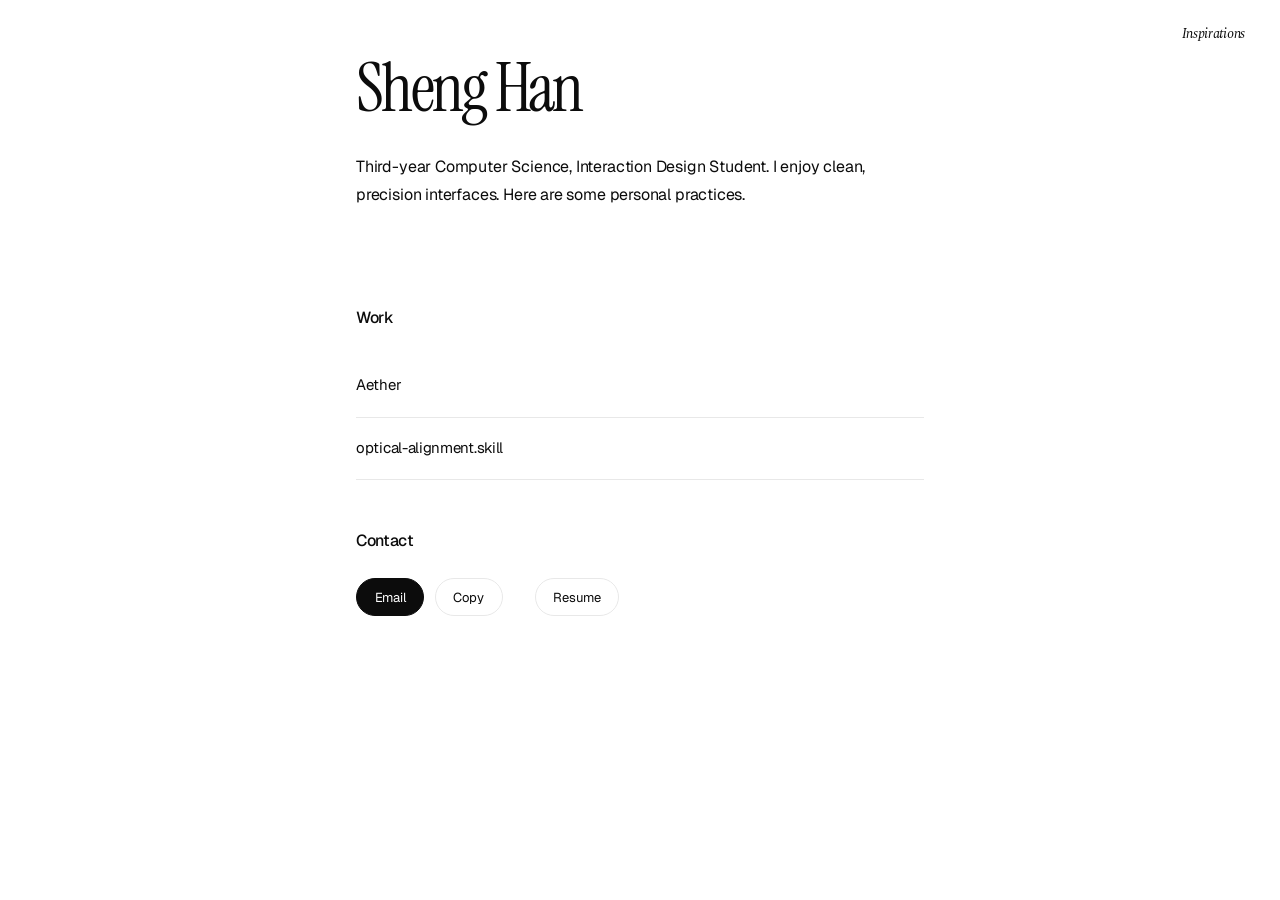
<file: index.html>
<!DOCTYPE html>
<html lang="zh-CN" class="fonts-ready">
<head>
  <meta charset="UTF-8">
  <meta name="viewport" content="width=device-width, initial-scale=1.0">
  <meta name="description" content="Sheng Han — UTS Interaction Design student looking for a UI/UX internship.">
  <meta name="theme-color" content="#ffffff">
  <meta name="referrer" content="strict-origin-when-cross-origin">
  <title>Sheng Han — UI/UX Design Intern</title>
  <link rel="preload" href="fonts/instrument-serif.woff2" as="font" type="font/woff2">
  <link rel="preload" href="fonts/geist-400.woff2" as="font" type="font/woff2">
  <link rel="preload" href="fonts/spectral-italic.woff2" as="font" type="font/woff2">
  <link rel="stylesheet" href="css/fonts.css">
  <script src="js/head-boot.js"></script>
  <link rel="icon" href="data:image/svg+xml,%3Csvg xmlns='http://www.w3.org/2000/svg' viewBox='0 0 32 32'%3E%3Crect width='32' height='32' fill='%23fff' stroke='%230c0c0c' stroke-width='1'/%3E%3Ctext x='16' y='21' text-anchor='middle' fill='%230c0c0c' font-family='Georgia' font-size='13'%3ESH%3C/text%3E%3C/svg%3E">
  <link rel="stylesheet" href="css/site.css">
</head>
<body>
  <button class="inspiration-btn" type="button" data-inspiration aria-pressed="false" aria-label="Inspirations">
    <span class="inspiration-btn-label">Inspirations</span>
    <span class="inspiration-btn-down" aria-hidden="true">
      <svg viewBox="0 0 24 24" fill="none" stroke="currentColor" stroke-width="1.5" aria-hidden="true">
        <path d="M6 9l6 6 6-6" stroke-linecap="round" stroke-linejoin="round"/>
      </svg>
    </span>
  </button>
  <div class="inspiration-veil" data-inspiration-veil aria-hidden="true">
    <div class="inspiration-collection" data-inspiration-collection aria-label="Inspirations collection">
      <button class="inspiration-nav inspiration-nav--prev" type="button" data-inspiration-prev aria-label="Previous">
        <svg viewBox="0 0 24 24" fill="none" stroke="currentColor" stroke-width="1.5" aria-hidden="true">
          <path d="M14 6l-6 6 6 6" stroke-linecap="round" stroke-linejoin="round"/>
        </svg>
      </button>

      <div class="inspiration-stage" data-inspiration-stage>
        <div class="inspiration-track" data-inspiration-track aria-live="polite">
          <figure class="inspiration-piece is-active">
            <div class="inspiration-frame">
              <img class="inspiration-media" src="inspirations/rehearsing_steve.jpg" alt="" loading="lazy" decoding="async">
            </div>
            <figcaption class="inspiration-caption">Steve Jobs rehearsing for Macworld keynote, Tokyo, 2001.</figcaption>
          </figure>

          <figure class="inspiration-piece">
            <div class="inspiration-frame">
              <iframe
                class="inspiration-media"
                data-yt-id="-ueUb6PNwbs"
                title="Design is how it works"
                referrerpolicy="strict-origin-when-cross-origin"
                allow="accelerometer; autoplay; clipboard-write; encrypted-media; gyroscope; picture-in-picture; web-share"
                allowfullscreen
              ></iframe>
            </div>
            <figcaption class="inspiration-caption">Design is how it works</figcaption>
          </figure>

          <figure class="inspiration-piece">
            <div class="inspiration-frame">
              <iframe
                class="inspiration-media"
                data-yt-id="H8eP99neOVs"
                title="Focusing is about saying no"
                referrerpolicy="strict-origin-when-cross-origin"
                allow="accelerometer; autoplay; clipboard-write; encrypted-media; gyroscope; picture-in-picture; web-share"
                allowfullscreen
              ></iframe>
            </div>
            <figcaption class="inspiration-caption">Focusing is about saying no</figcaption>
          </figure>

          <figure class="inspiration-piece">
            <div class="inspiration-frame inspiration-frame--text">
              <blockquote class="inspiration-text">
                <p>It is spring, moonless night in the small town, starless and bible-black, the cobblestreets silent and the hunched, courters'-and-rabbits' wood limping invisible down to the sloeblack, slow, black, crowblack, fishingboatbobbing sea.</p>
              </blockquote>
            </div>
            <figcaption class="inspiration-caption">Opening passage from Dylan Thomas’s Under Milk Wood, first published in 1954.</figcaption>
          </figure>
        </div>
      </div>

      <button class="inspiration-nav inspiration-nav--next" type="button" data-inspiration-next aria-label="Next">
        <svg viewBox="0 0 24 24" fill="none" stroke="currentColor" stroke-width="1.5" aria-hidden="true">
          <path d="M10 6l6 6-6 6" stroke-linecap="round" stroke-linejoin="round"/>
        </svg>
      </button>
    </div>
  </div>

  <div class="shell" data-shell>
    <div class="main">
      <section id="about" class="hero" aria-labelledby="about-title">
        <h1 id="about-title" class="hero-title">Sheng Han</h1>
        <p class="hero-body">
          Third-year Computer Science, Interaction Design Student. I enjoy
          clean, precision interfaces. Here are some personal practices.
        </p>
      </section>

      <section id="work" aria-labelledby="work-title">
        <h2 id="work-title" class="heading1 block-title">Work</h2>

        <ul class="index">
          <li><a class="index-link" href="work/aether.html">Aether</a></li>
          <li><a class="index-link" href="work/optical-alignment.html">optical-alignment.skill</a></li>
        </ul>
      </section>

      <section id="contact" aria-labelledby="contact-title">
        <h2 id="contact-title" class="heading1 block-title">Contact</h2>

        <div class="contact-row">
          <a class="chip chip-fill" href="mailto:hansheng2240@gmail.com">Email</a>
          <button class="chip" type="button" data-copy-email data-email="hansheng2240@gmail.com">Copy</button>
          <a class="chip chip-resume" href="download/resume0.2.pdf" download="resume0.2.pdf">Resume</a>
        </div>
        <p class="toast" data-toast aria-live="polite"></p>
      </section>
    </div>
  </div>

  <script src="https://cdn.jsdelivr.net/npm/gsap@3.13.0/dist/gsap.min.js"></script>
  <script src="js/site.js"></script>
</body>
</html>
</file>
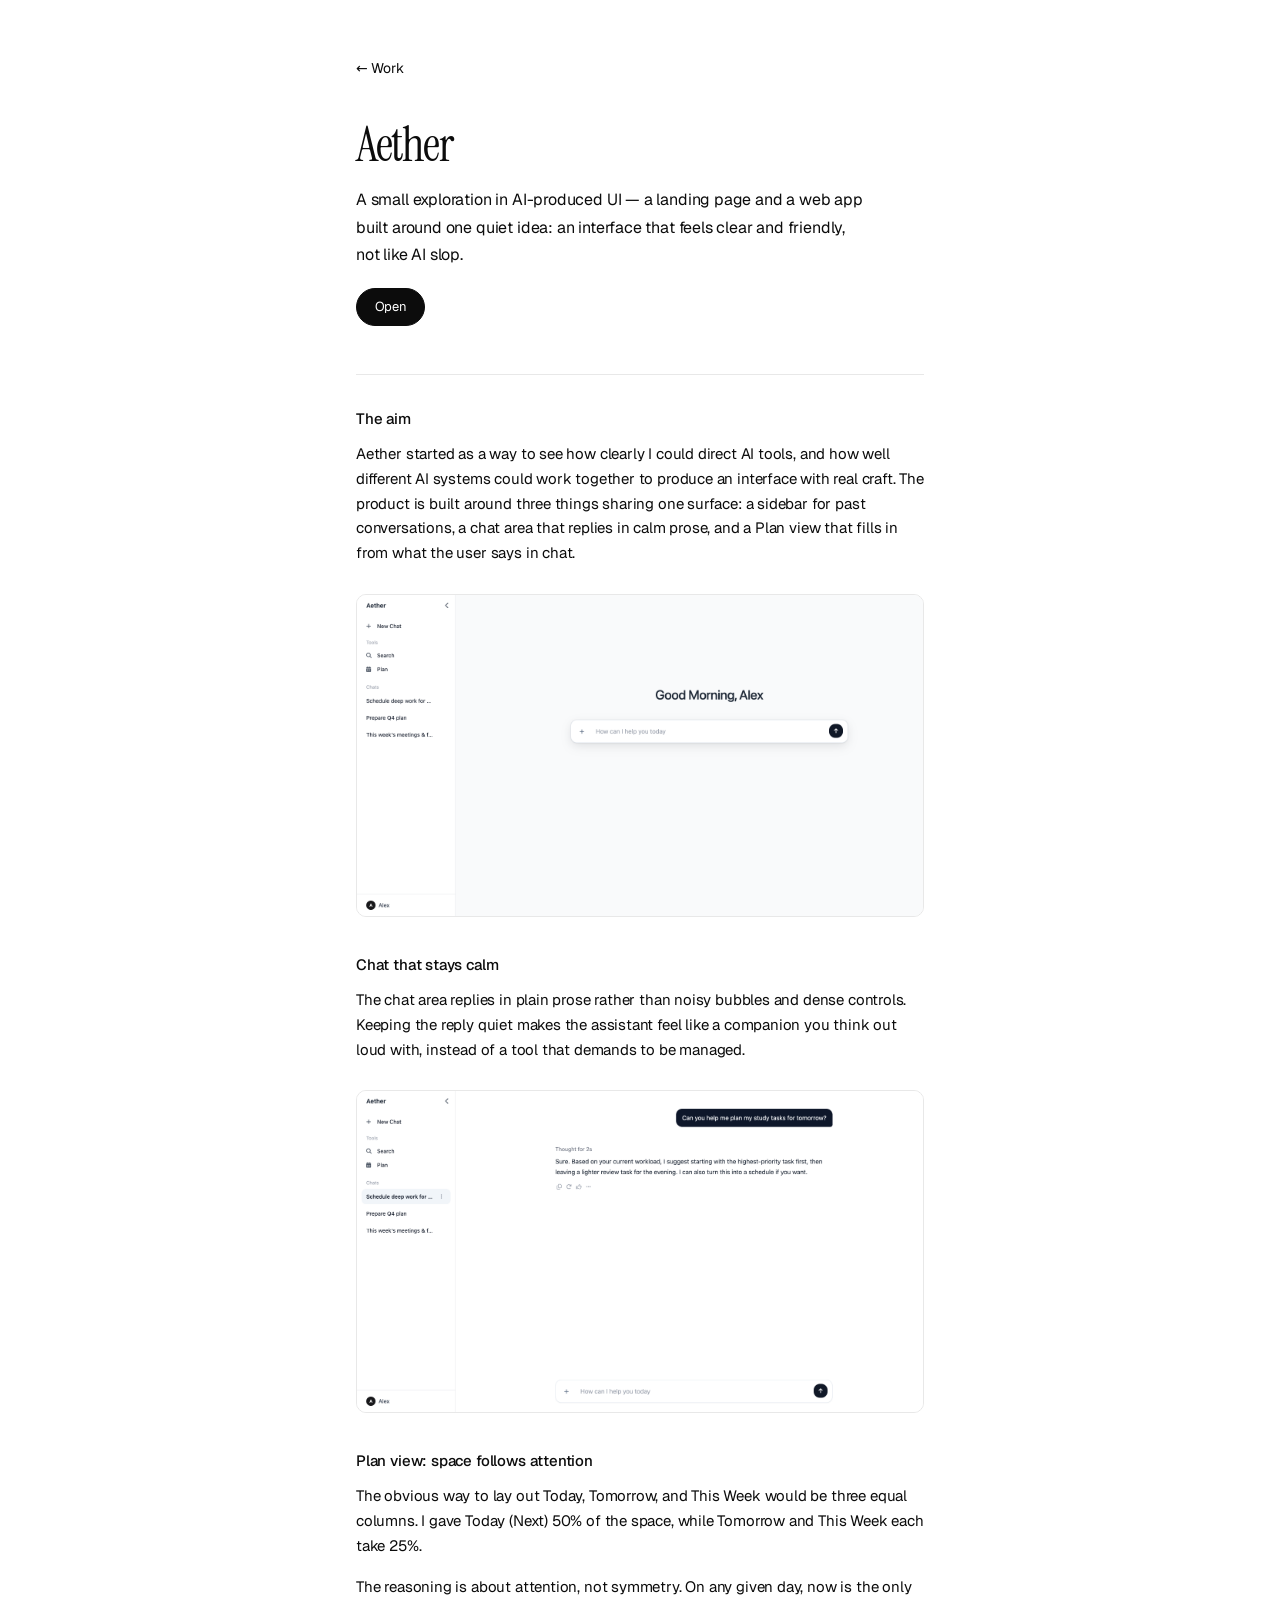
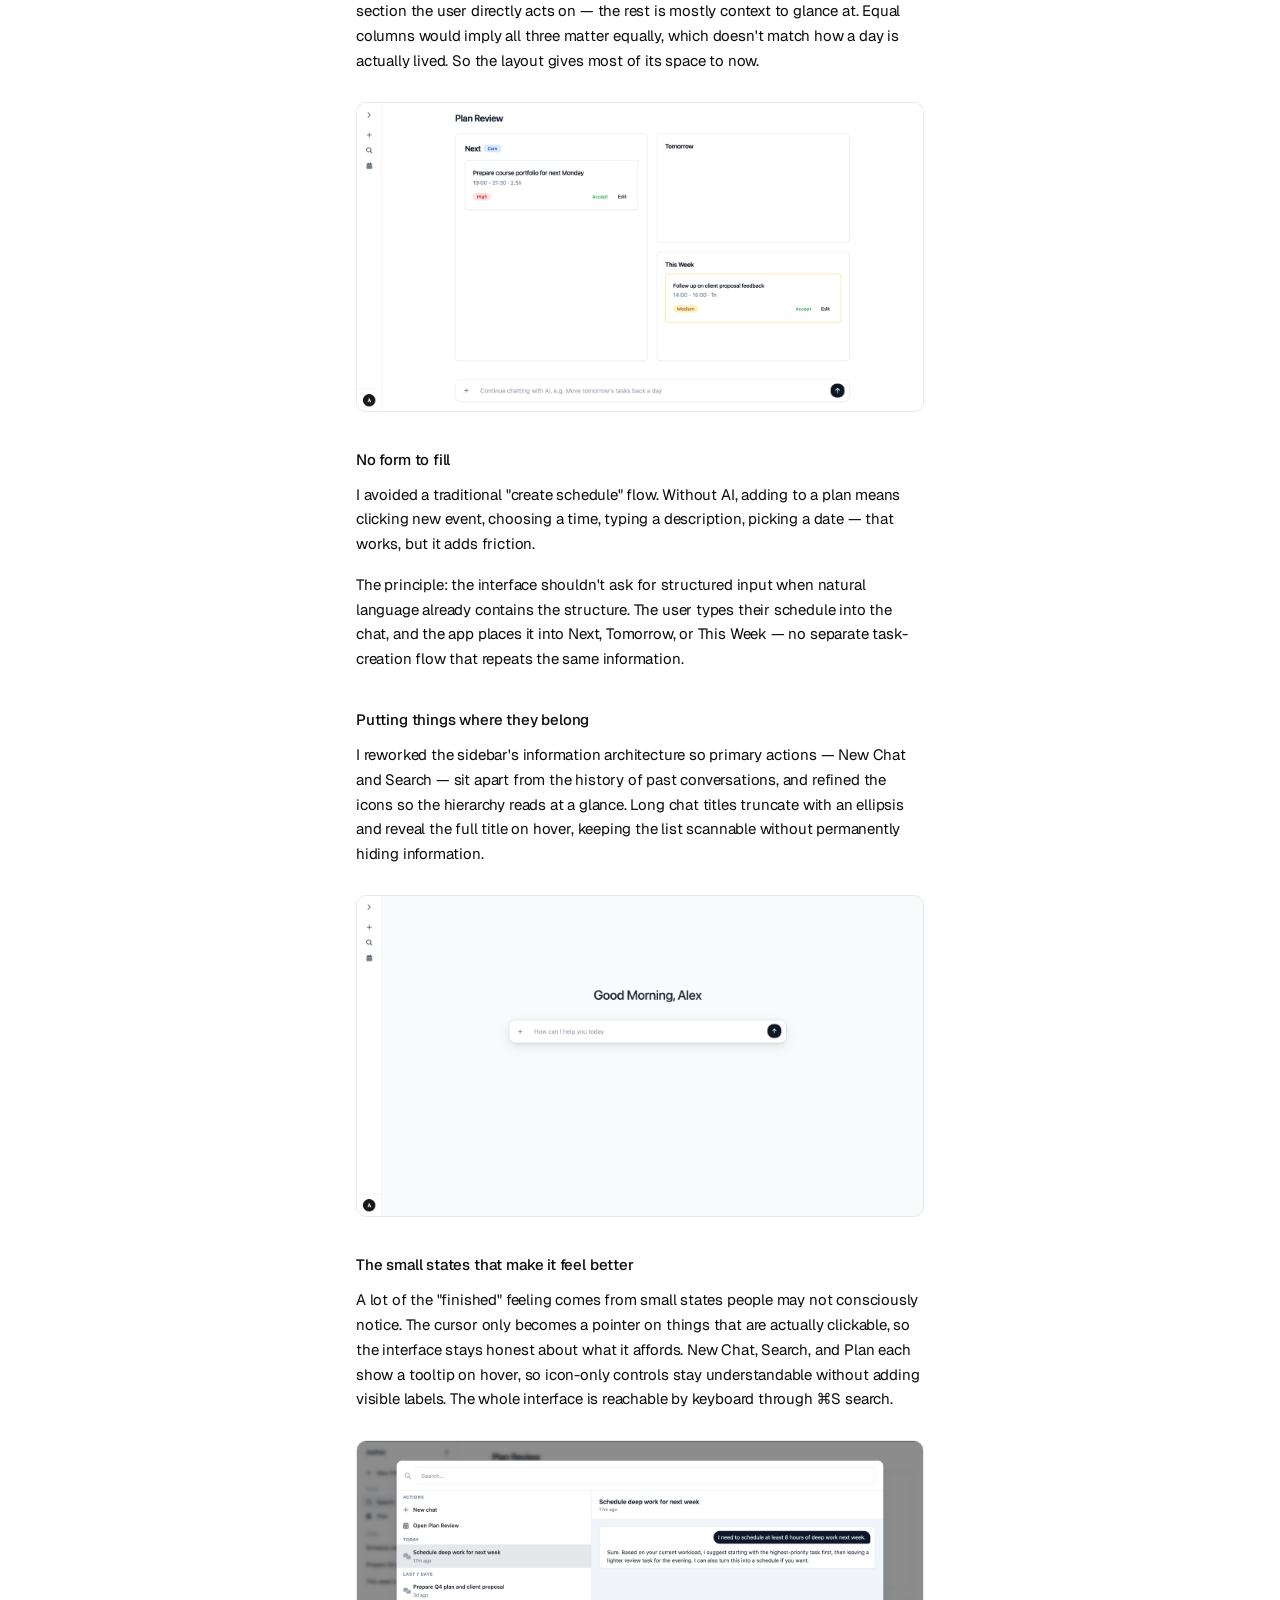
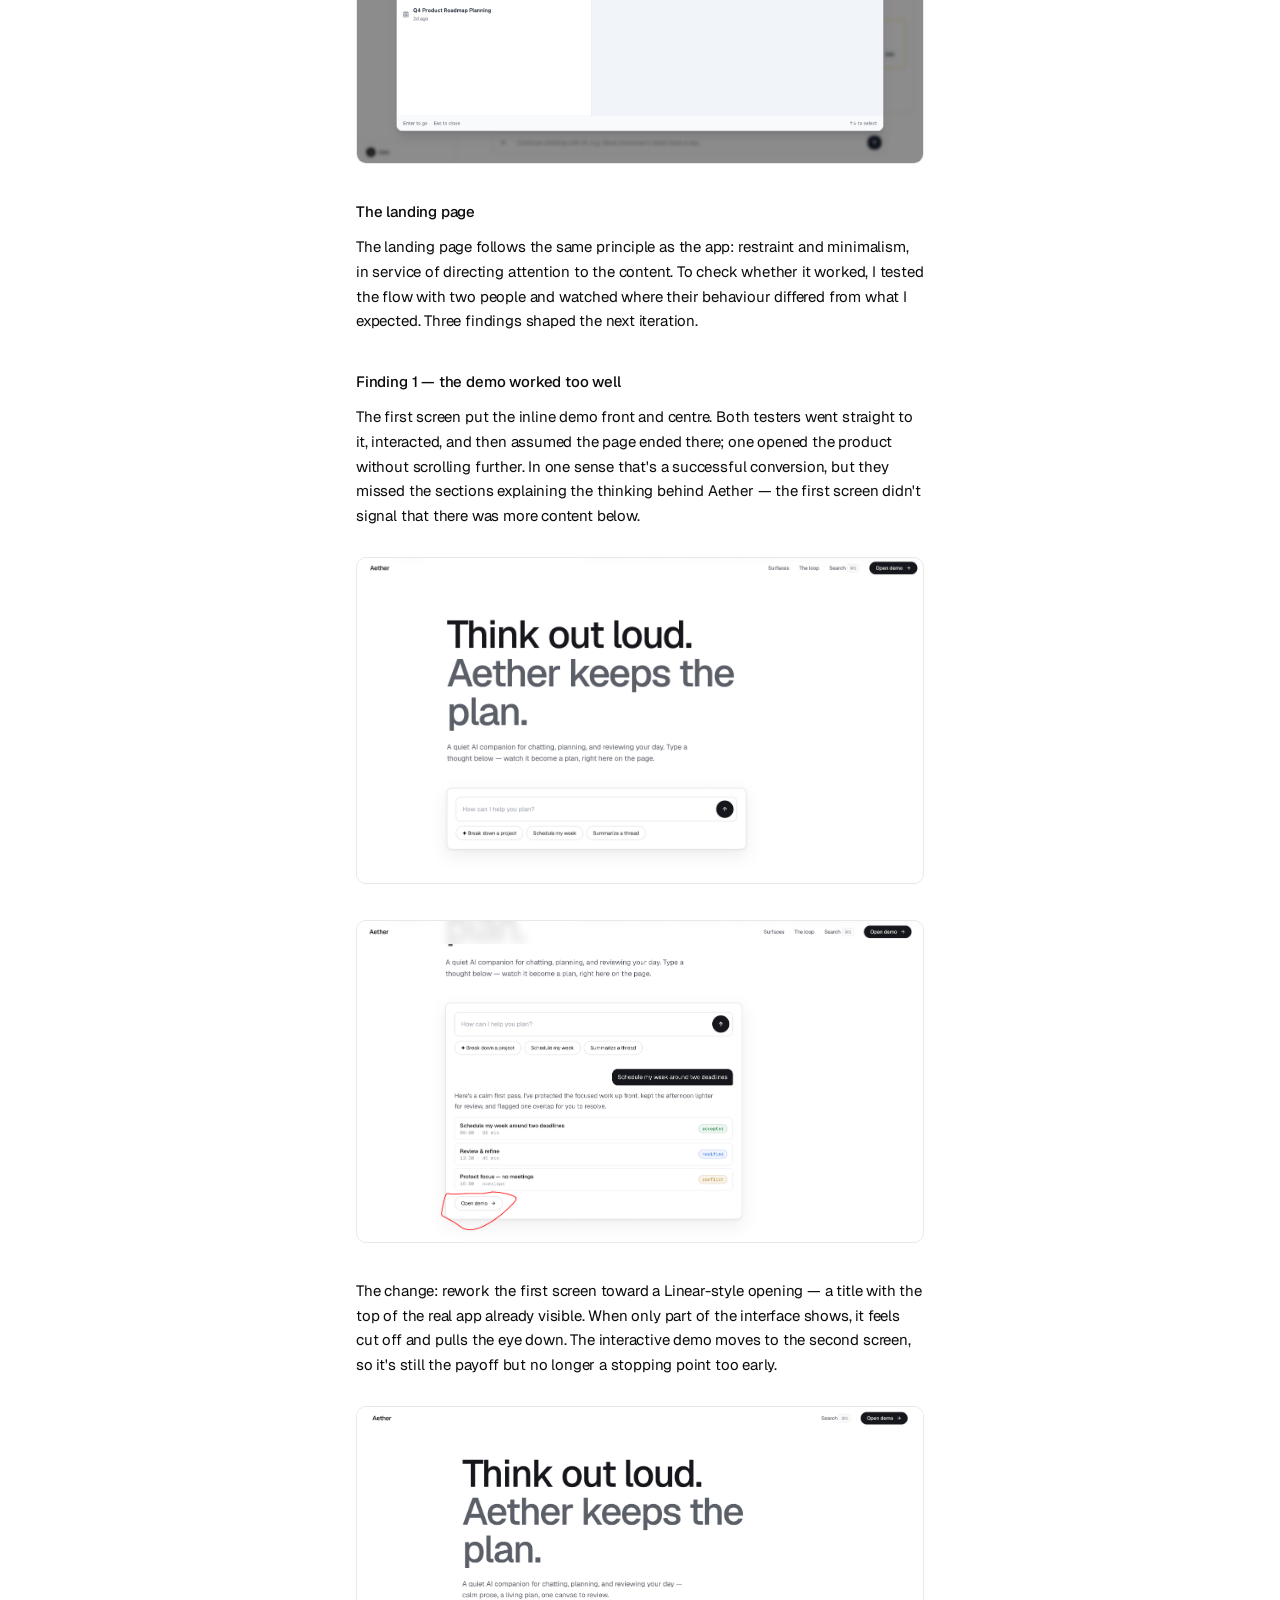
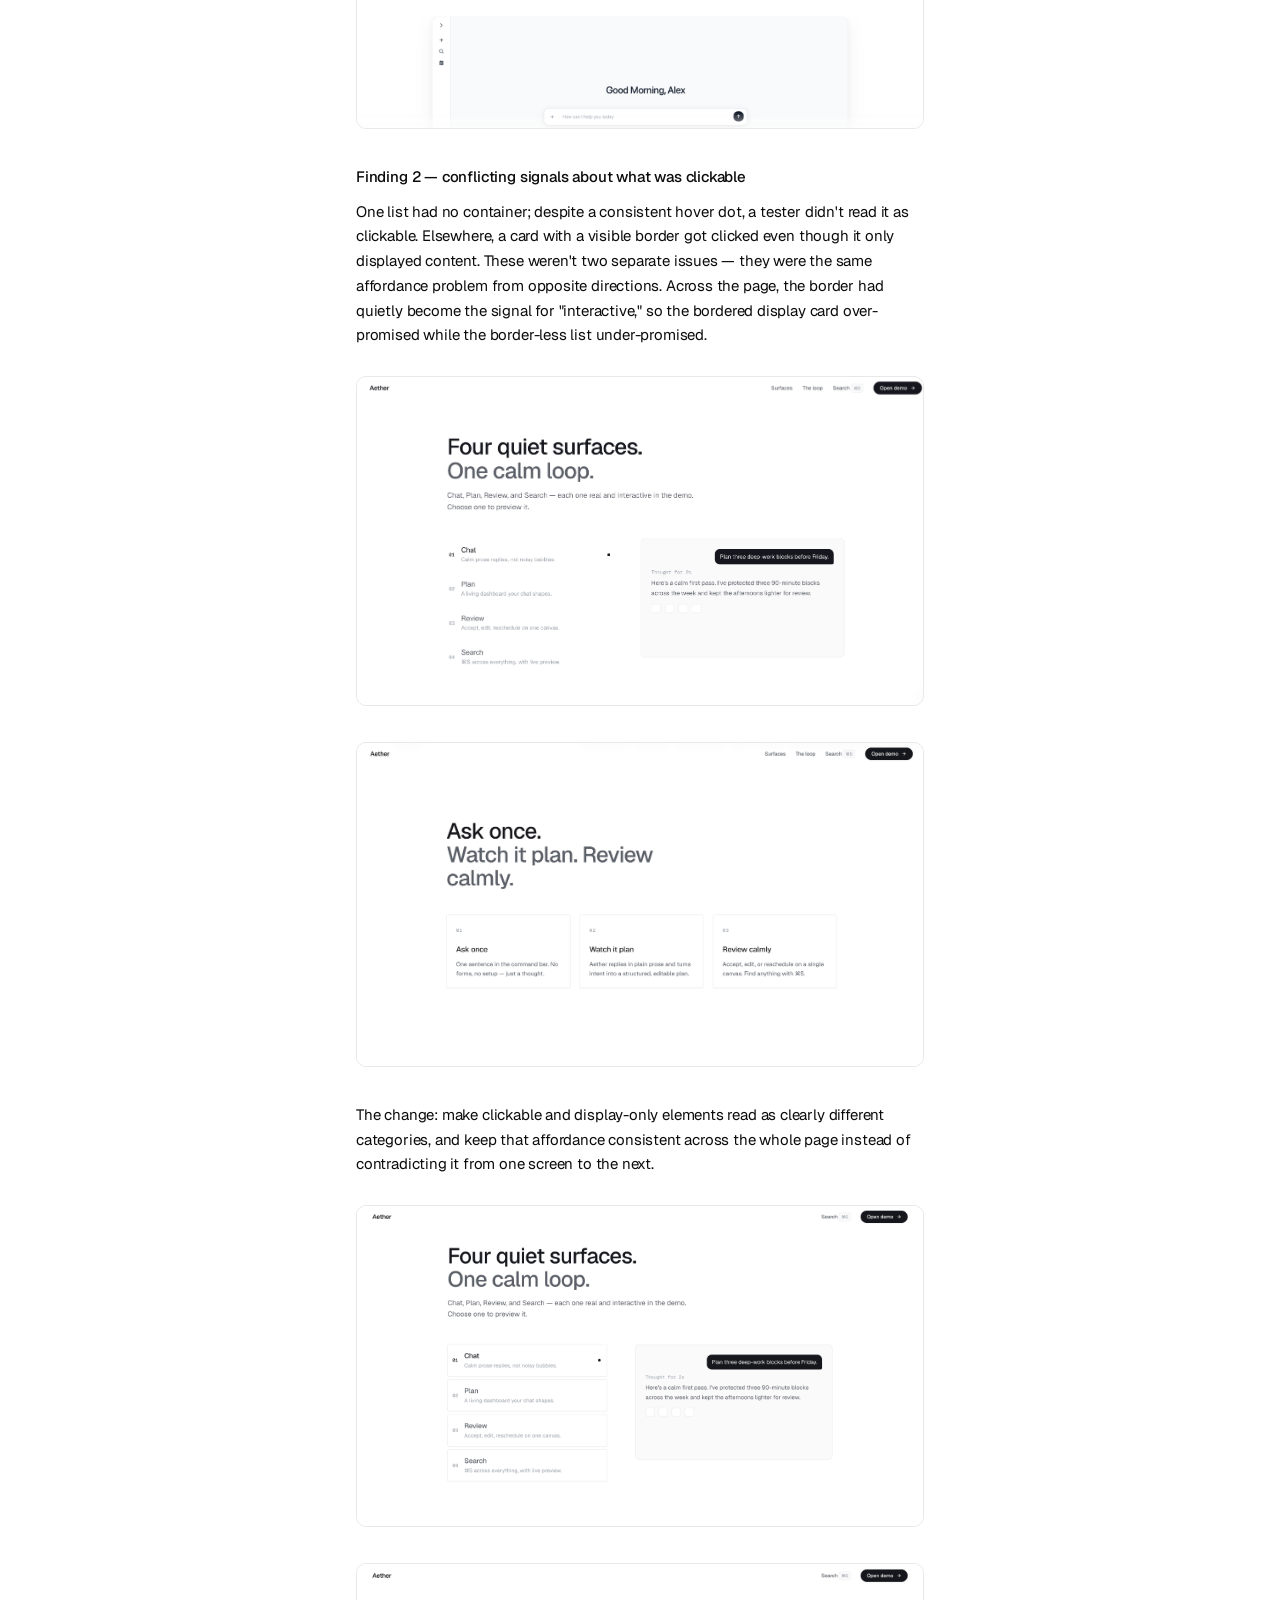
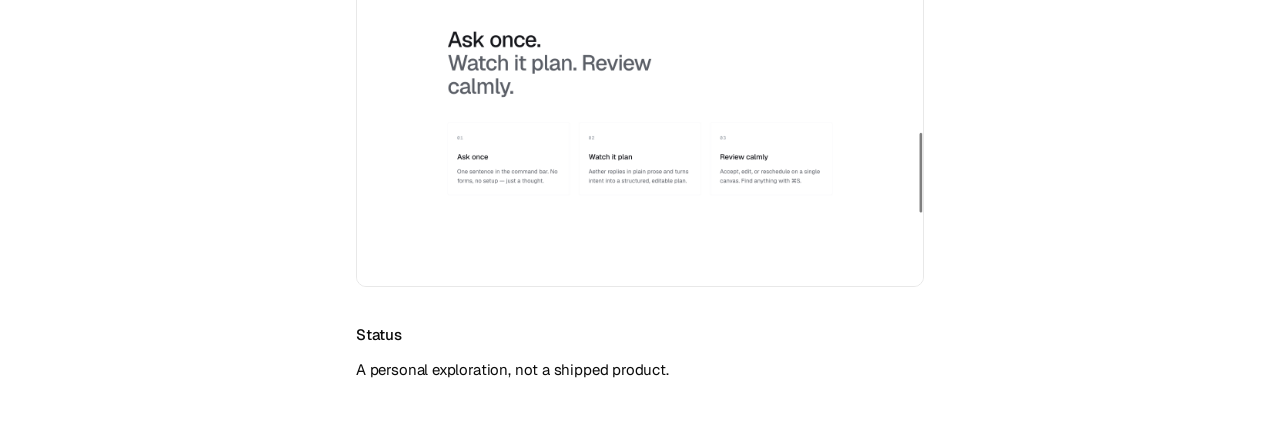
<file: work/aether.html>
<!DOCTYPE html>
<html lang="zh-CN" class="fonts-ready">
<head>
  <meta charset="UTF-8">
  <meta name="viewport" content="width=device-width, initial-scale=1.0">
  <meta name="description" content="Aether case study — Sheng Han">
  <title>Aether — Sheng Han</title>
  <link rel="preload" href="../fonts/instrument-serif.woff2" as="font" type="font/woff2">
  <link rel="preload" href="../fonts/geist-400.woff2" as="font" type="font/woff2">
  <link rel="stylesheet" href="../css/fonts.css">
  <script src="../js/head-boot.js"></script>
  <link rel="stylesheet" href="../css/site.css">
</head>
<body>
  <div class="shell">
    <main class="main">
      <a class="case-back" href="../index.html">← Work</a>
      <h1 class="case-title">Aether</h1>
      <p class="case-sub">A small exploration in AI-produced UI — a landing page and a web app built around one quiet idea: an interface that feels clear and friendly, not like AI slop.</p>
      <p class="case-actions">
        <a class="chip chip-fill" href="https://aether-gamma-three.vercel.app/" target="_blank" rel="noopener noreferrer">Open</a>
      </p>

      <article class="prose">
        <h2>The aim</h2>
        <p>Aether started as a way to see how clearly I could direct AI tools, and how well different AI systems could work together to produce an interface with real craft. The product is built around three things sharing one surface: a sidebar for past conversations, a chat area that replies in calm prose, and a Plan view that fills in from what the user says in chat.</p>

        <figure class="prose-figure">
          <img src="aether-assets/New_chat_expand.png" alt="Aether app — empty new-chat state with a single input and a quiet sidebar" loading="lazy">
        </figure>

        <h2>Chat that stays calm</h2>
        <p>The chat area replies in plain prose rather than noisy bubbles and dense controls. Keeping the reply quiet makes the assistant feel like a companion you think out loud with, instead of a tool that demands to be managed.</p>

        <figure class="prose-figure">
          <img src="aether-assets/Chats.png" alt="Aether chat replying in calm prose with a single composer at the bottom" loading="lazy">
        </figure>

        <h2>Plan view: space follows attention</h2>
        <p>The obvious way to lay out Today, Tomorrow, and This Week would be three equal columns. I gave Today (Next) 50% of the space, while Tomorrow and This Week each take 25%.</p>
        <p>The reasoning is about attention, not symmetry. On any given day, now is the only section the user directly acts on — the rest is mostly context to glance at. Equal columns would imply all three matter equally, which doesn't match how a day is actually lived. So the layout gives most of its space to now.</p>

        <figure class="prose-figure">
          <img src="aether-assets/plan.png" alt="Aether Plan Review — Next takes half the width, Tomorrow and This Week share the other half" loading="lazy">
        </figure>

        <h2>No form to fill</h2>
        <p>I avoided a traditional "create schedule" flow. Without AI, adding to a plan means clicking new event, choosing a time, typing a description, picking a date — that works, but it adds friction.</p>
        <p>The principle: the interface shouldn't ask for structured input when natural language already contains the structure. The user types their schedule into the chat, and the app places it into Next, Tomorrow, or This Week — no separate task-creation flow that repeats the same information.</p>

        <h2>Putting things where they belong</h2>
        <p>I reworked the sidebar's information architecture so primary actions — New Chat and Search — sit apart from the history of past conversations, and refined the icons so the hierarchy reads at a glance. Long chat titles truncate with an ellipsis and reveal the full title on hover, keeping the list scannable without permanently hiding information.</p>

        <figure class="prose-figure">
          <img src="aether-assets/New_chat.png" alt="Aether with the sidebar collapsed, giving the conversation full width" loading="lazy">
        </figure>

        <h2>The small states that make it feel better</h2>
        <p>A lot of the "finished" feeling comes from small states people may not consciously notice. The cursor only becomes a pointer on things that are actually clickable, so the interface stays honest about what it affords. New Chat, Search, and Plan each show a tooltip on hover, so icon-only controls stay understandable without adding visible labels. The whole interface is reachable by keyboard through ⌘S search.</p>

        <figure class="prose-figure">
          <img src="aether-assets/search.png" alt="Aether ⌘S search overlay listing actions and recent conversations" loading="lazy">
        </figure>

        <h2>The landing page</h2>
        <p>The landing page follows the same principle as the app: restraint and minimalism, in service of directing attention to the content. To check whether it worked, I tested the flow with two people and watched where their behaviour differed from what I expected. Three findings shaped the next iteration.</p>

        <h2>Finding 1 — the demo worked too well</h2>
        <p>The first screen put the inline demo front and centre. Both testers went straight to it, interacted, and then assumed the page ended there; one opened the product without scrolling further. In one sense that's a successful conversion, but they missed the sections explaining the thinking behind Aether — the first screen didn't signal that there was more content below.</p>

        <figure class="prose-figure">
          <img src="aether-assets/issue1-1.png" alt="Original Aether opening — the inline demo input sits front and centre on the first screen" loading="lazy">
        </figure>

        <figure class="prose-figure">
          <img src="aether-assets/issue1-2.png" alt="Testers reached the demo result and clicked Open demo without scrolling further" loading="lazy">
        </figure>

        <p>The change: rework the first screen toward a Linear-style opening — a title with the top of the real app already visible. When only part of the interface shows, it feels cut off and pulls the eye down. The interactive demo moves to the second screen, so it's still the payoff but no longer a stopping point too early.</p>

        <figure class="prose-figure">
          <img src="aether-assets/landing-1.png" alt="Redesigned Aether opening — headline with the top of the real app interface visible below" loading="lazy">
        </figure>

        <h2>Finding 2 — conflicting signals about what was clickable</h2>
        <p>One list had no container; despite a consistent hover dot, a tester didn't read it as clickable. Elsewhere, a card with a visible border got clicked even though it only displayed content. These weren't two separate issues — they were the same affordance problem from opposite directions. Across the page, the border had quietly become the signal for "interactive," so the bordered display card over-promised while the border-less list under-promised.</p>

        <figure class="prose-figure">
          <img src="aether-assets/issue2-1.png" alt="Original surfaces list — border-less rows with only a small dot as the click cue" loading="lazy">
        </figure>

        <figure class="prose-figure">
          <img src="aether-assets/issue2-2.png" alt="Original process cards — strong visible borders on display-only content" loading="lazy">
        </figure>

        <p>The change: make clickable and display-only elements read as clearly different categories, and keep that affordance consistent across the whole page instead of contradicting it from one screen to the next.</p>

        <figure class="prose-figure">
          <img src="aether-assets/landing-2.png" alt="Redesigned surfaces — each item now sits in a clear container so the list reads as interactive" loading="lazy">
        </figure>

        <figure class="prose-figure">
          <img src="aether-assets/landing-3.png" alt="Redesigned process cards — softened borders so display-only content stops reading as clickable" loading="lazy">
        </figure>

        <h2>Status</h2>
        <p>A personal exploration, not a shipped product.</p>
      </article>
    </main>
  </div>
  <script src="../js/site.js"></script>
</body>
</html>
</file>
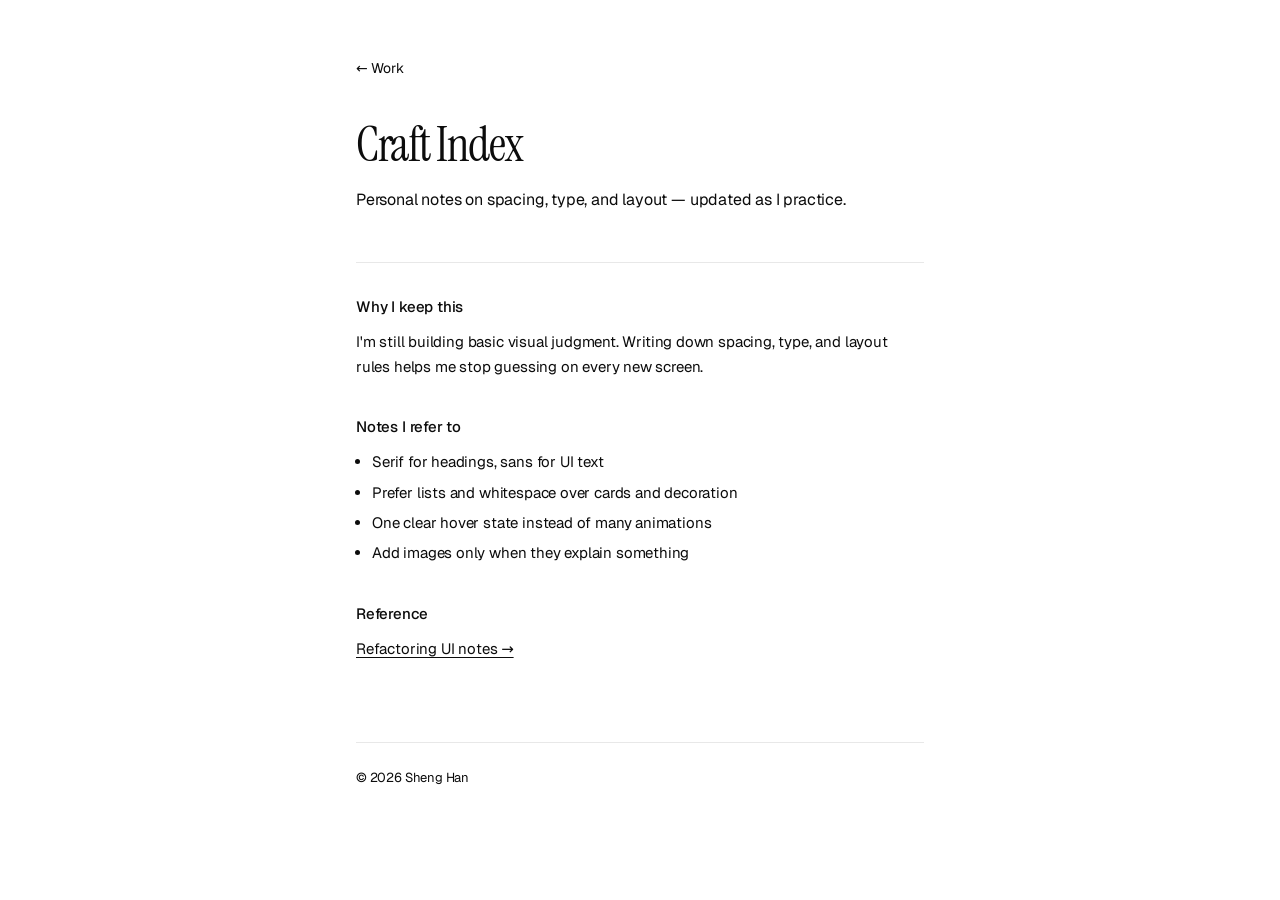
<file: work/craft-index.html>
<!DOCTYPE html>
<html lang="zh-CN" class="fonts-ready">
<head>
  <meta charset="UTF-8">
  <meta name="viewport" content="width=device-width, initial-scale=1.0">
  <meta name="description" content="Craft Index case study — Sheng Han">
  <title>Craft Index — Sheng Han</title>
  <link rel="preload" href="../fonts/instrument-serif.woff2" as="font" type="font/woff2">
  <link rel="preload" href="../fonts/geist-400.woff2" as="font" type="font/woff2">
  <link rel="stylesheet" href="../css/fonts.css">
  <script src="../js/head-boot.js"></script>
  <link rel="stylesheet" href="../css/site.css">
</head>
<body>
  <div class="shell">
    <main class="main">
      <a class="case-back" href="../index.html">← Work</a>
      <h1 class="case-title">Craft Index</h1>
      <p class="case-sub">Personal notes on spacing, type, and layout — updated as I practice.</p>

      <article class="prose">
        <h2>Why I keep this</h2>
        <p>I'm still building basic visual judgment. Writing down spacing, type, and layout rules helps me stop guessing on every new screen.</p>

        <h2>Notes I refer to</h2>
        <ul>
          <li>Serif for headings, sans for UI text</li>
          <li>Prefer lists and whitespace over cards and decoration</li>
          <li>One clear hover state instead of many animations</li>
          <li>Add images only when they explain something</li>
        </ul>

        <h2>Reference</h2>
        <p><a href="../../docs/design-engineering/refactoring-ui-80-20-takeaways.md">Refactoring UI notes →</a></p>
      </article>

      <footer class="page-foot">
        <span>© 2026 Sheng Han</span>
      </footer>
    </main>
  </div>
  <script src="../js/site.js"></script>
</body>
</html>
</file>
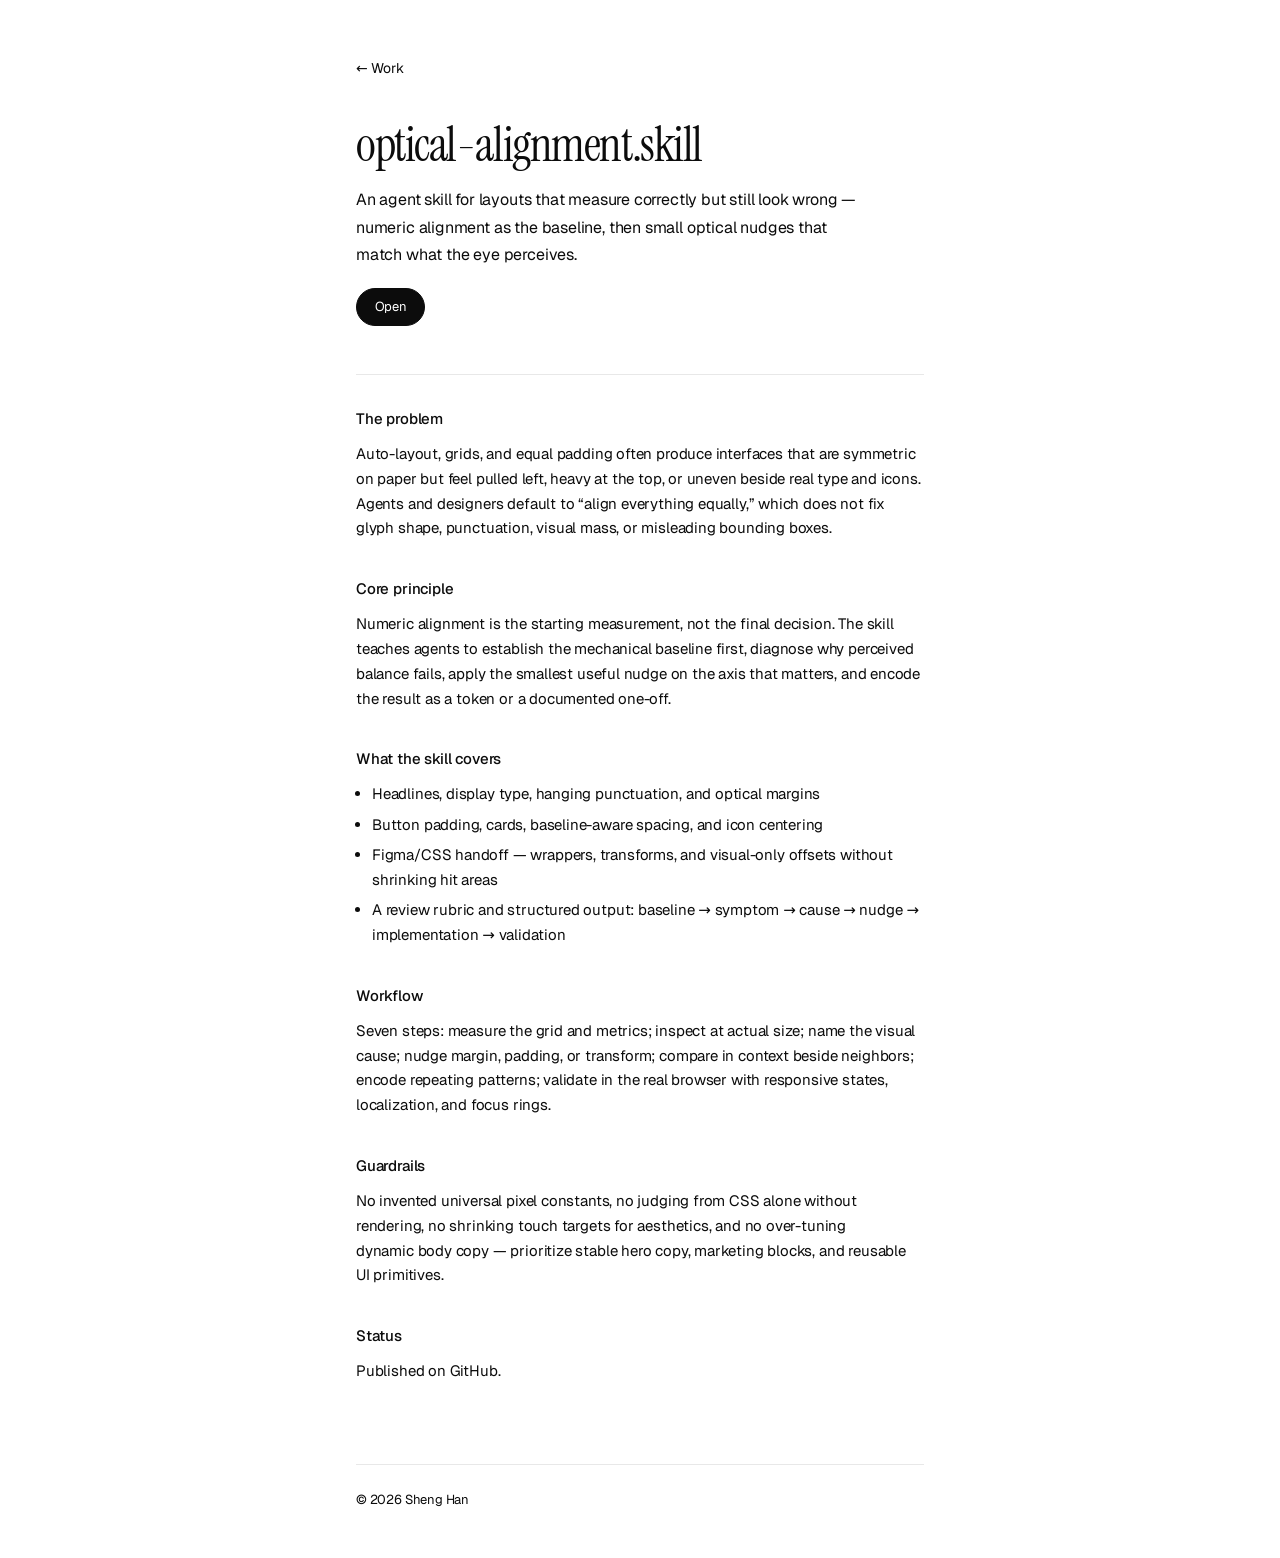
<file: work/optical-alignment.html>
<!DOCTYPE html>
<html lang="zh-CN" class="fonts-ready">
<head>
  <meta charset="UTF-8">
  <meta name="viewport" content="width=device-width, initial-scale=1.0">
  <meta name="description" content="Optical alignment agent skill — Sheng Han">
  <title>optical-alignment.skill — Sheng Han</title>
  <link rel="preload" href="../fonts/instrument-serif.woff2" as="font" type="font/woff2">
  <link rel="preload" href="../fonts/geist-400.woff2" as="font" type="font/woff2">
  <link rel="stylesheet" href="../css/fonts.css">
  <script src="../js/head-boot.js"></script>
  <link rel="stylesheet" href="../css/site.css">
</head>
<body>
  <div class="shell">
    <main class="main">
      <a class="case-back" href="../index.html">← Work</a>
      <h1 class="case-title">optical-alignment.skill</h1>
      <p class="case-sub">An agent skill for layouts that measure correctly but still look wrong — numeric alignment as the baseline, then small optical nudges that match what the eye perceives.</p>
      <p class="case-actions">
        <a class="chip chip-fill" href="https://github.com/shenghanwithchips/optical-alignment" target="_blank" rel="noopener noreferrer">Open</a>
      </p>

      <article class="prose">
        <h2>The problem</h2>
        <p>Auto-layout, grids, and equal padding often produce interfaces that are symmetric on paper but feel pulled left, heavy at the top, or uneven beside real type and icons. Agents and designers default to “align everything equally,” which does not fix glyph shape, punctuation, visual mass, or misleading bounding boxes.</p>

        <h2>Core principle</h2>
        <p>Numeric alignment is the starting measurement, not the final decision. The skill teaches agents to establish the mechanical baseline first, diagnose why perceived balance fails, apply the smallest useful nudge on the axis that matters, and encode the result as a token or a documented one-off.</p>

        <h2>What the skill covers</h2>
        <ul>
          <li>Headlines, display type, hanging punctuation, and optical margins</li>
          <li>Button padding, cards, baseline-aware spacing, and icon centering</li>
          <li>Figma/CSS handoff — wrappers, transforms, and visual-only offsets without shrinking hit areas</li>
          <li>A review rubric and structured output: baseline → symptom → cause → nudge → implementation → validation</li>
        </ul>

        <h2>Workflow</h2>
        <p>Seven steps: measure the grid and metrics; inspect at actual size; name the visual cause; nudge margin, padding, or transform; compare in context beside neighbors; encode repeating patterns; validate in the real browser with responsive states, localization, and focus rings.</p>

        <h2>Guardrails</h2>
        <p>No invented universal pixel constants, no judging from CSS alone without rendering, no shrinking touch targets for aesthetics, and no over-tuning dynamic body copy — prioritize stable hero copy, marketing blocks, and reusable UI primitives.</p>

        <h2>Status</h2>
        <p>Published on GitHub.</p>
      </article>

      <footer class="page-foot">
        <span>© 2026 Sheng Han</span>
      </footer>
    </main>
  </div>
  <script src="../js/site.js"></script>
</body>
</html>
</file>
<file: css/fonts.css>
/* Self-hosted fonts — portfolio/fonts/ */

@font-face {
  font-family: "Instrument Serif Fallback";
  src: local("Georgia");
  size-adjust: 97%;
  ascent-override: 90%;
  descent-override: 22%;
  line-gap-override: 0%;
}

@font-face {
  font-family: Geist;
  src: url("../fonts/geist-400.woff2") format("woff2");
  font-weight: 400;
  font-style: normal;
  font-display: swap;
}

@font-face {
  font-family: Geist;
  src: url("../fonts/geist-500.woff2") format("woff2");
  font-weight: 500;
  font-style: normal;
  font-display: swap;
}

@font-face {
  font-family: Geist;
  src: url("../fonts/geist-600.woff2") format("woff2");
  font-weight: 600;
  font-style: normal;
  font-display: swap;
}

@font-face {
  font-family: "Instrument Serif";
  src: url("../fonts/instrument-serif.woff2") format("woff2");
  font-weight: 400;
  font-style: normal;
  font-display: block;
}

@font-face {
  font-family: "Instrument Serif";
  src: url("../fonts/instrument-serif-italic.woff2") format("woff2");
  font-weight: 400;
  font-style: italic;
  font-display: block;
}

@font-face {
  font-family: Spectral;
  src: url("../fonts/spectral-italic.woff2") format("woff2");
  font-weight: 400;
  font-style: italic;
  font-display: swap;
}
</file>
<file: css/site.css>
:root {
  --white: #ffffff;
  --ink: #0c0c0c;
  --hair: #e8e8e8;
  --content: 38rem;
  /* Heading1（Work、Contact 等小标题）与下方内容的间距 */
  --space-heading1-content: 1.5rem;
  --inspiration-frame-border: clamp(10px, 1.2vw, 16px);
  --inspiration-media-w: min(calc(100vw - 7.5rem), 40rem);
  --inspiration-media-h: calc(var(--inspiration-media-w) * 9 / 16);
  --inspiration-frame-w: calc(var(--inspiration-media-w) + (var(--inspiration-frame-border) * 2));
}

@media (min-width: 760px) {
  :root {
    --inspiration-media-w: min(
      calc(100vw - 10.75rem),
      calc((100svh - 10.5rem) * 16 / 9),
      68rem
    );
  }
}

*,
*::before,
*::after {
  box-sizing: border-box;
}

html {
  scroll-behavior: auto;
}

html.fonts-loading .hero-title,
html.fonts-loading .case-title {
  visibility: hidden;
}

html.scroll-work-pending body {
  visibility: hidden;
}

body {
  margin: 0;
  background: var(--white);
  color: var(--ink);
  font-family: Geist, system-ui, sans-serif;
  font-size: 0.9375rem;
  line-height: 1.65;
  letter-spacing: -0.012em;
  -webkit-font-smoothing: antialiased;
}

img {
  display: block;
  max-width: 100%;
}

a {
  color: inherit;
  text-decoration: none;
}

button {
  font: inherit;
  color: inherit;
  background: none;
  border: 0;
  padding: 0;
  cursor: pointer;
}

:focus-visible {
  outline: 2px solid var(--ink);
  outline-offset: 3px;
}

.sr-only {
  position: absolute;
  width: 1px;
  height: 1px;
  padding: 0;
  margin: -1px;
  overflow: hidden;
  clip: rect(0, 0, 0, 0);
  white-space: nowrap;
  border: 0;
}

.inspiration-btn {
  position: fixed;
  top: 1rem;
  right: 1.25rem;
  z-index: 40;
  display: inline-grid;
  place-items: center;
  min-width: 5.85rem;
  min-height: 2.25rem;
  padding: 0.35rem 0.15rem;
  line-height: 1;
  letter-spacing: -0.02em;
  color: var(--ink);
}

.inspiration-btn-label,
.inspiration-btn-down {
  grid-area: 1 / 1;
}

.inspiration-btn-label {
  font-family: Spectral, Georgia, serif;
  font-size: 14px;
  font-weight: 400;
  font-style: italic;
}

.inspiration-btn-down {
  display: flex;
  align-items: center;
  justify-content: center;
  pointer-events: none;
}

.inspiration-btn-down svg {
  width: 1.125rem;
  height: 1.125rem;
  transform: translateY(3px);
}

.inspiration-btn:hover {
  opacity: 0.5;
}

body.inspiration-active .inspiration-btn {
  color: #fff;
}

body.inspiration-active .inspiration-btn:hover {
  opacity: 0.72;
}

.inspiration-veil {
  position: fixed;
  inset: 0;
  z-index: 15;
  background: #000;
  opacity: 0;
  visibility: hidden;
  pointer-events: none;
  overflow: hidden;
}

.inspiration-collection {
  box-sizing: border-box;
  min-height: 100svh;
  padding: clamp(3.25rem, 7svh, 5.75rem) 0.75rem clamp(2.25rem, 5svh, 4rem);
  display: grid;
  grid-template-columns: auto minmax(0, 1fr) auto;
  align-items: center;
  gap: 0.35rem;
}

.inspiration-stage {
  display: flex;
  justify-content: center;
  align-items: center;
  min-width: 0;
}

.inspiration-track {
  position: relative;
  width: 100%;
  display: grid;
  place-items: center;
}

.inspiration-piece {
  grid-area: 1 / 1;
  margin: 0;
  display: flex;
  flex-direction: column;
  align-items: center;
  width: min(100%, var(--inspiration-frame-w));
  visibility: hidden;
  opacity: 0;
  pointer-events: none;
}

.inspiration-piece[hidden] {
  display: none;
}

/* Only reveal when inspiration is open — avoids FOUC on return navigation
   (child visibility:visible can override a hidden parent before GSAP runs). */
body.inspiration-active .inspiration-piece.is-active:not([hidden]) {
  visibility: visible;
  opacity: 1;
  pointer-events: auto;
}

.inspiration-nav {
  z-index: 1;
  display: grid;
  place-items: center;
  width: 2.75rem;
  height: 2.75rem;
  color: rgba(255, 255, 255, 0.72);
  transition: color 140ms ease, opacity 140ms ease;
}

.inspiration-nav svg {
  width: 1.35rem;
  height: 1.35rem;
}

.inspiration-nav:hover {
  color: #fff;
  opacity: 1;
}

.inspiration-nav:disabled {
  opacity: 0.2;
  cursor: default;
  pointer-events: none;
}

.inspiration-frame {
  box-sizing: border-box;
  width: var(--inspiration-frame-w);
  height: calc(var(--inspiration-media-h) + (var(--inspiration-frame-border) * 2));
  border: var(--inspiration-frame-border) solid var(--white);
  background: #000;
  overflow: hidden;
  flex-shrink: 0;
}

.inspiration-media {
  display: block;
  width: var(--inspiration-media-w);
  height: var(--inspiration-media-h);
  border: 0;
}

.inspiration-frame img.inspiration-media {
  object-fit: cover;
}

.inspiration-frame iframe.inspiration-media {
  background: #000;
}

.inspiration-video-fallback {
  display: flex;
  flex-direction: column;
  align-items: center;
  justify-content: center;
  gap: 0.45rem;
  padding: 1.25rem;
  color: var(--white);
  text-align: center;
  background:
    radial-gradient(circle at 50% 44%, rgba(255, 255, 255, 0.16), transparent 0.12rem),
    #080808;
}

.inspiration-video-fallback-icon {
  position: relative;
  width: 2.65rem;
  height: 2.65rem;
  border: 1px solid rgba(255, 255, 255, 0.72);
  border-radius: 50%;
}

.inspiration-video-fallback-icon::before {
  content: "";
  position: absolute;
  top: 50%;
  left: 54%;
  width: 0;
  height: 0;
  border-top: 0.42rem solid transparent;
  border-bottom: 0.42rem solid transparent;
  border-left: 0.66rem solid var(--white);
  transform: translate(-50%, -50%);
}

.inspiration-video-fallback-kicker {
  font-size: 0.75rem;
  letter-spacing: 0;
  text-transform: uppercase;
  color: rgba(255, 255, 255, 0.62);
}

.inspiration-video-fallback-title {
  max-width: 18rem;
  font-family: "Instrument Serif", "Instrument Serif Fallback", Georgia, serif;
  font-size: 1.25rem;
  letter-spacing: 0;
  line-height: 1.05;
}

.inspiration-frame--text {
  display: flex;
  align-items: stretch;
}

.inspiration-text {
  box-sizing: border-box;
  display: flex;
  align-items: center;
  justify-content: center;
  width: var(--inspiration-media-w);
  height: var(--inspiration-media-h);
  margin: 0;
  padding: clamp(1.15rem, 5vw, 4.5rem);
  overflow-y: auto;
  color: rgba(255, 255, 255, 0.92);
  font-family: Spectral, Georgia, serif;
  font-size: 1.125rem;
  font-style: italic;
  font-weight: 400;
  letter-spacing: 0;
  line-height: 1.28;
}

.inspiration-text p {
  max-width: 32ch;
  margin: 0;
  text-wrap: pretty;
}

.inspiration-caption {
  margin: 1rem 0 0;
  width: var(--inspiration-frame-w);
  color: rgba(255, 255, 255, 0.72);
  font-family: "Instrument Serif", "Instrument Serif Fallback", Georgia, serif;
  font-size: 1.0625rem;
  font-weight: 400;
  letter-spacing: 0;
  line-height: 1.35;
  text-align: center;
}

@media (min-width: 760px) {
  .inspiration-text {
    font-size: 2.15rem;
  }

  .inspiration-caption {
    font-size: 1.25rem;
  }

  .inspiration-video-fallback-title {
    font-size: 1.75rem;
  }
}

@media (max-width: 759px) {
  .inspiration-frame--text {
    height: calc((var(--inspiration-media-w) * 1.28) + (var(--inspiration-frame-border) * 2));
  }

  .inspiration-frame--text .inspiration-text {
    height: calc(var(--inspiration-media-w) * 1.28);
  }
}

body.inspiration-active {
  overflow: hidden;
}

.shell {
  min-height: 100svh;
  display: flex;
  flex-direction: column;
  align-items: center;
}

.main {
  width: min(100%, var(--content));
  margin-inline: auto;
  padding: 2rem 1.25rem 2.5rem;
}

@media (min-width: 900px) {
  .main {
    padding: 3.5rem 1.25rem 3rem;
  }
}

section {
  scroll-margin-top: 5rem;
}

@media (min-width: 900px) {
  section {
    scroll-margin-top: 2rem;
  }
}

.hero {
  padding-bottom: 3rem;
}

.main > .hero + section {
  margin-top: 3rem;
  padding-top: 0;
  border-top: none;
}

.main > section + section {
  margin-top: 3rem;
  padding-top: 0;
}

.hero-title {
  margin: 0;
  font-family: "Instrument Serif", "Instrument Serif Fallback", serif;
  font-size: clamp(2.75rem, 8vw, 4.25rem);
  font-weight: 400;
  line-height: 0.95;
  letter-spacing: -0.04em;
  text-wrap: balance;
  font-synthesis: none;
}

.hero-title em {
  font-style: italic;
}

.hero-body {
  margin: 2rem 0 0;
  max-width: 32rem;
  font-size: 1rem;
  line-height: 1.75;
  text-wrap: pretty;
}

/* Heading1：区块小标题（Work、Contact） */
.heading1,
.block-title {
  margin: 0 0 var(--space-heading1-content);
  font-size: 1rem;
  font-weight: 500;
  letter-spacing: -0.02em;
}

.index {
  list-style: none;
  margin: 0;
  padding: 0;
}

.index-link {
  display: block;
  padding: 1.15rem 0;
  border-bottom: 1px solid var(--hair);
  font-size: inherit;
  font-weight: 400;
  letter-spacing: -0.02em;
  position: relative;
  transition: opacity 140ms ease;
}

.index-link::after {
  content: "";
  position: absolute;
  left: 0;
  bottom: -1px;
  width: 0;
  height: 1px;
  background: var(--ink);
  transition: width 280ms cubic-bezier(0.2, 0, 0, 1);
}

.index-link:hover {
  opacity: 0.55;
}

.index-link:hover::after {
  width: 100%;
}

.index-link:focus-visible {
  opacity: 1;
}

.about-block {
  display: grid;
  gap: 2.5rem;
}

@media (min-width: 640px) {
  .about-block {
    grid-template-columns: 1fr 1fr;
    gap: 3rem;
  }
}

.about-block p {
  margin: 0;
  text-wrap: pretty;
}

.about-block p + p {
  margin-top: 1rem;
}

.principles {
  list-style: none;
  margin: 0;
  padding: 0;
  border-top: 1px solid var(--hair);
}

.principles li {
  padding: 0.85rem 0;
  border-bottom: 1px solid var(--hair);
  font-size: 0.875rem;
}

.principles strong {
  display: block;
  margin-bottom: 0.15rem;
  font-weight: 500;
}

.contact-row {
  display: flex;
  flex-wrap: wrap;
  gap: 0.65rem;
}

.contact-row .chip-resume {
  margin-left: 1.35rem;
}

.chip {
  display: inline-flex;
  align-items: center;
  min-height: 2.375rem;
  padding: 0 1.1rem;
  font-size: 0.8125rem;
  border: 1px solid var(--hair);
  border-radius: 999px;
  transition: background 140ms ease;
}

.chip:hover {
  background: #fafafa;
}

.chip-fill {
  background: var(--ink);
  border-color: var(--ink);
  color: var(--white);
}

.chip-fill:hover {
  background: #222;
  border-color: #222;
}

.toast {
  margin-top: 0.85rem;
  min-height: 1.1rem;
  font-size: 0.8125rem;
}

.page-foot {
  margin-top: 5rem;
  padding-top: 1.5rem;
  border-top: 1px solid var(--hair);
  font-size: 0.8125rem;
}

.case-back {
  display: inline-flex;
  margin-bottom: 2.5rem;
  font-size: 0.875rem;
  transition: opacity 140ms ease;
}

.case-back:hover {
  opacity: 0.5;
}

.case-title {
  margin: 0 0 1rem;
  font-family: "Instrument Serif", "Instrument Serif Fallback", serif;
  font-size: clamp(2rem, 5vw, 3rem);
  font-weight: 400;
  letter-spacing: -0.03em;
  line-height: 1.05;
  font-synthesis: none;
}

.case-sub {
  margin: 0;
  max-width: 32rem;
  font-size: 1rem;
  line-height: 1.7;
}

.case-actions {
  margin: 1.25rem 0 0;
}

.prose {
  margin-top: 3rem;
  border-top: 1px solid var(--hair);
  padding-top: 2rem;
}

.prose h2 {
  margin: 2.25rem 0 0.65rem;
  font-size: 0.9375rem;
  font-weight: 500;
}

.prose h2:first-child {
  margin-top: 0;
}

.prose p,
.prose ul {
  margin: 0 0 1rem;
  text-wrap: pretty;
}

.prose ul {
  padding-left: 1rem;
}

.prose li + li {
  margin-top: 0.35rem;
}

.prose a {
  text-decoration: underline;
  text-underline-offset: 3px;
}

.prose-figure {
  margin: 1.75rem 0 2.25rem;
}

.prose-figure img {
  width: 100%;
  border: 1px solid var(--hair);
  border-radius: 10px;
  cursor: zoom-in;
}

.prose-figure img:focus,
.prose-figure img:focus-visible {
  outline: none;
}

.prose-figure figcaption {
  margin-top: 0.65rem;
  font-size: 0.8125rem;
  line-height: 1.5;
  color: #6b6b6b;
  text-wrap: pretty;
}

.lightbox {
  position: fixed;
  inset: 0;
  z-index: 50;
  display: grid;
  place-items: center;
  padding: 2rem 1.25rem;
}

.lightbox[hidden] {
  display: none;
}

body.lightbox-open {
  overflow: hidden;
}

.lightbox-backdrop {
  position: absolute;
  inset: 0;
  padding: 0;
  border: 0;
  background: rgba(0, 0, 0, 0.9);
  cursor: zoom-out;
}

.lightbox-panel {
  position: relative;
  z-index: 1;
  margin: 0;
  max-width: min(100%, 72rem);
  max-height: calc(100svh - 4rem);
}

.lightbox-img {
  display: block;
  max-width: 100%;
  max-height: calc(100svh - 7rem);
  width: auto;
  height: auto;
  margin-inline: auto;
  border: 1px solid rgba(255, 255, 255, 0.12);
  border-radius: 10px;
}

.lightbox-caption {
  margin: 0.75rem 0 0;
  max-width: 40rem;
  font-size: 0.8125rem;
  line-height: 1.5;
  color: rgba(255, 255, 255, 0.72);
  text-wrap: pretty;
}

.lightbox-caption:empty {
  display: none;
}

.lightbox-close {
  position: absolute;
  top: 1rem;
  right: 1.25rem;
  z-index: 2;
  padding: 0.35rem 0.65rem;
  font-size: 0.8125rem;
  color: #fff;
  background: rgba(255, 255, 255, 0.1);
  border: 1px solid rgba(255, 255, 255, 0.2);
  border-radius: 999px;
  cursor: pointer;
}

.lightbox-close:hover {
  background: rgba(255, 255, 255, 0.18);
}

@media (prefers-reduced-motion: no-preference) {
  .lightbox:not([hidden]) .lightbox-panel {
    animation: lightbox-in 0.22s ease;
  }
}

@keyframes lightbox-in {
  from {
    opacity: 0;
    transform: scale(0.98);
  }

  to {
    opacity: 1;
    transform: scale(1);
  }
}
</file>
